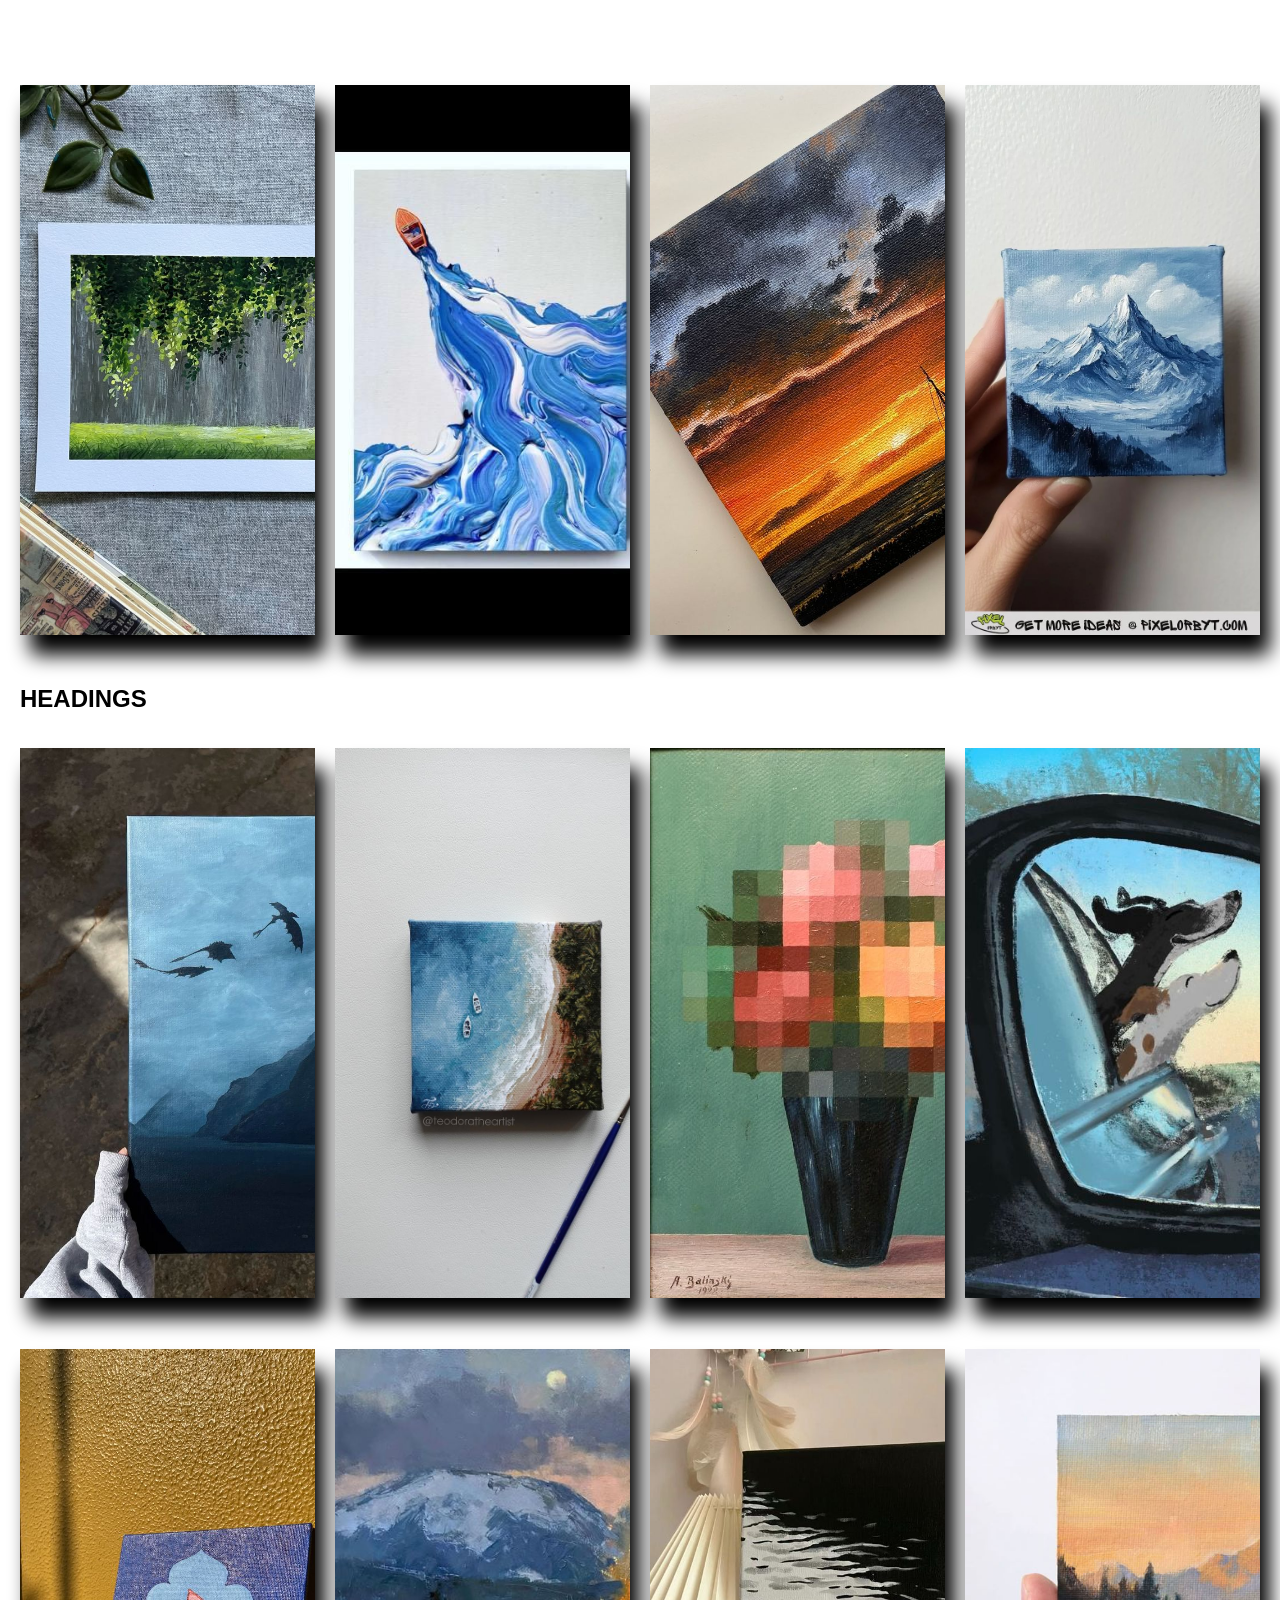
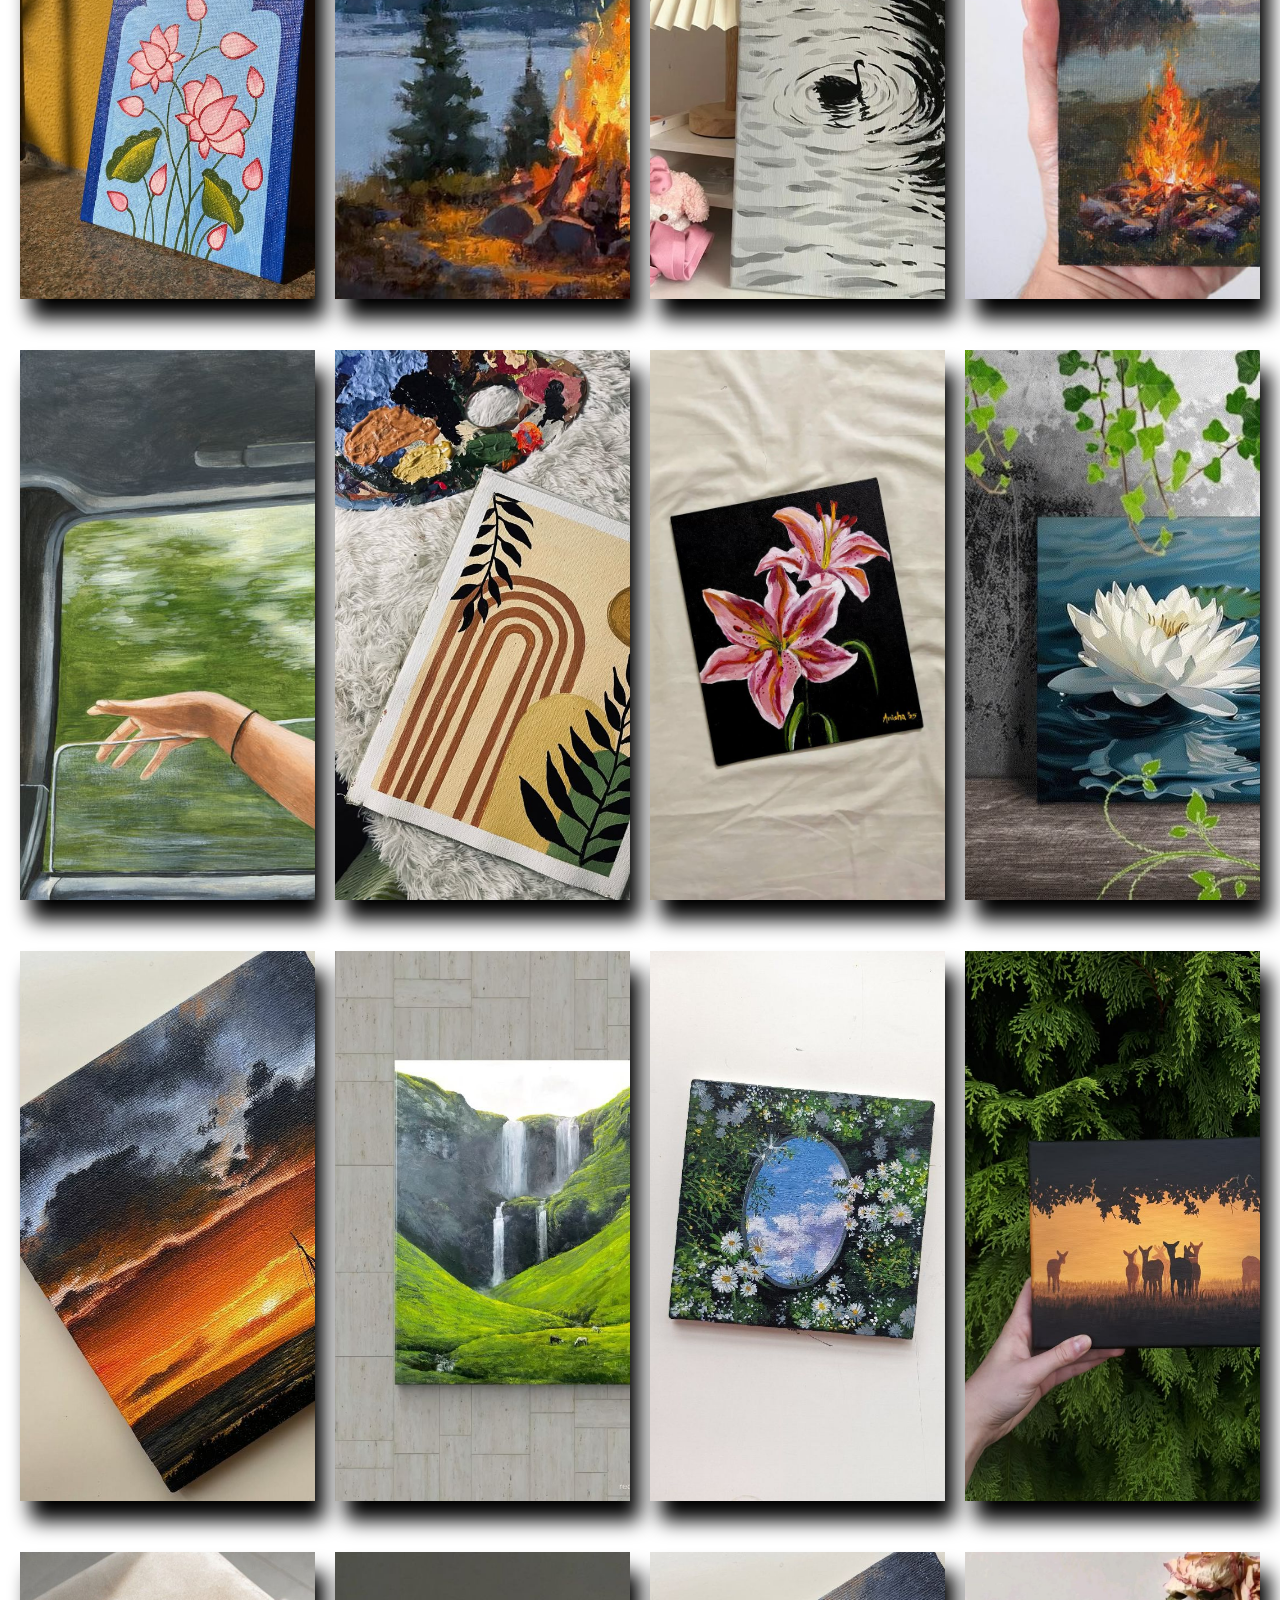
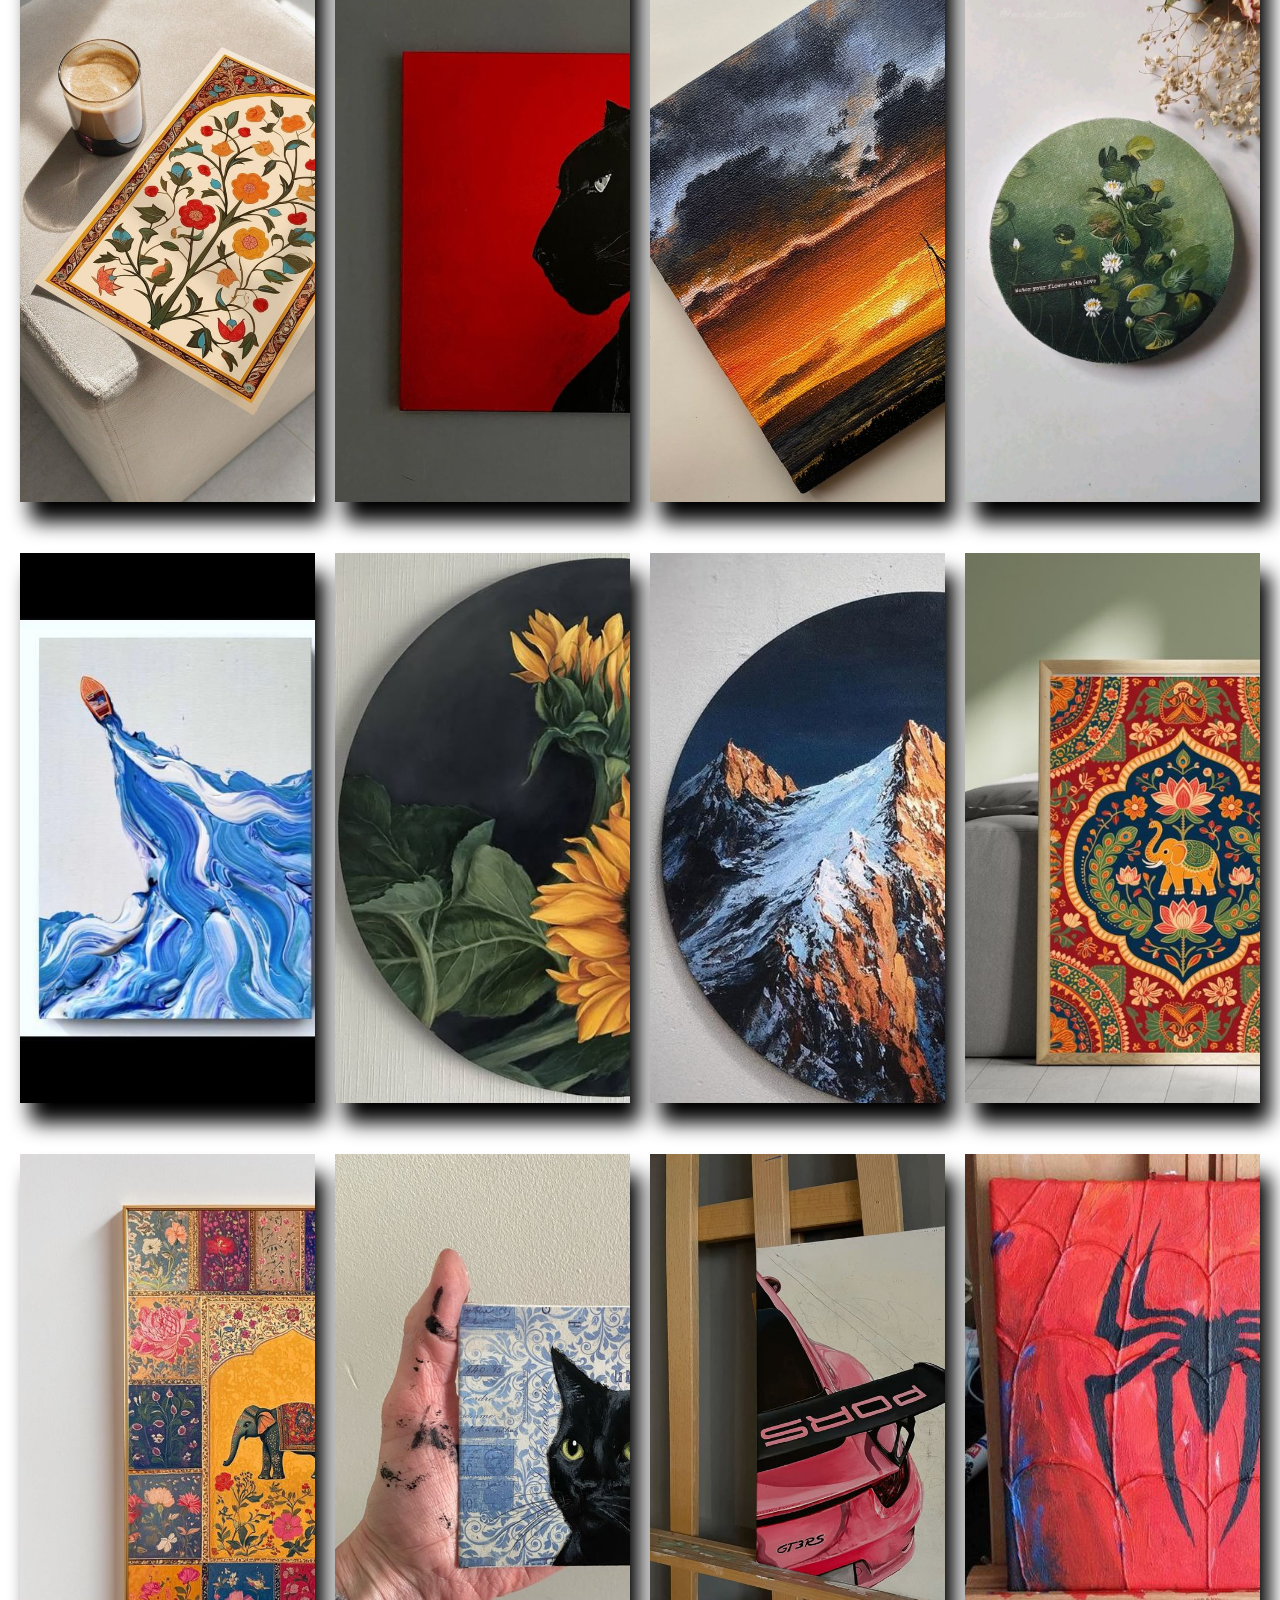
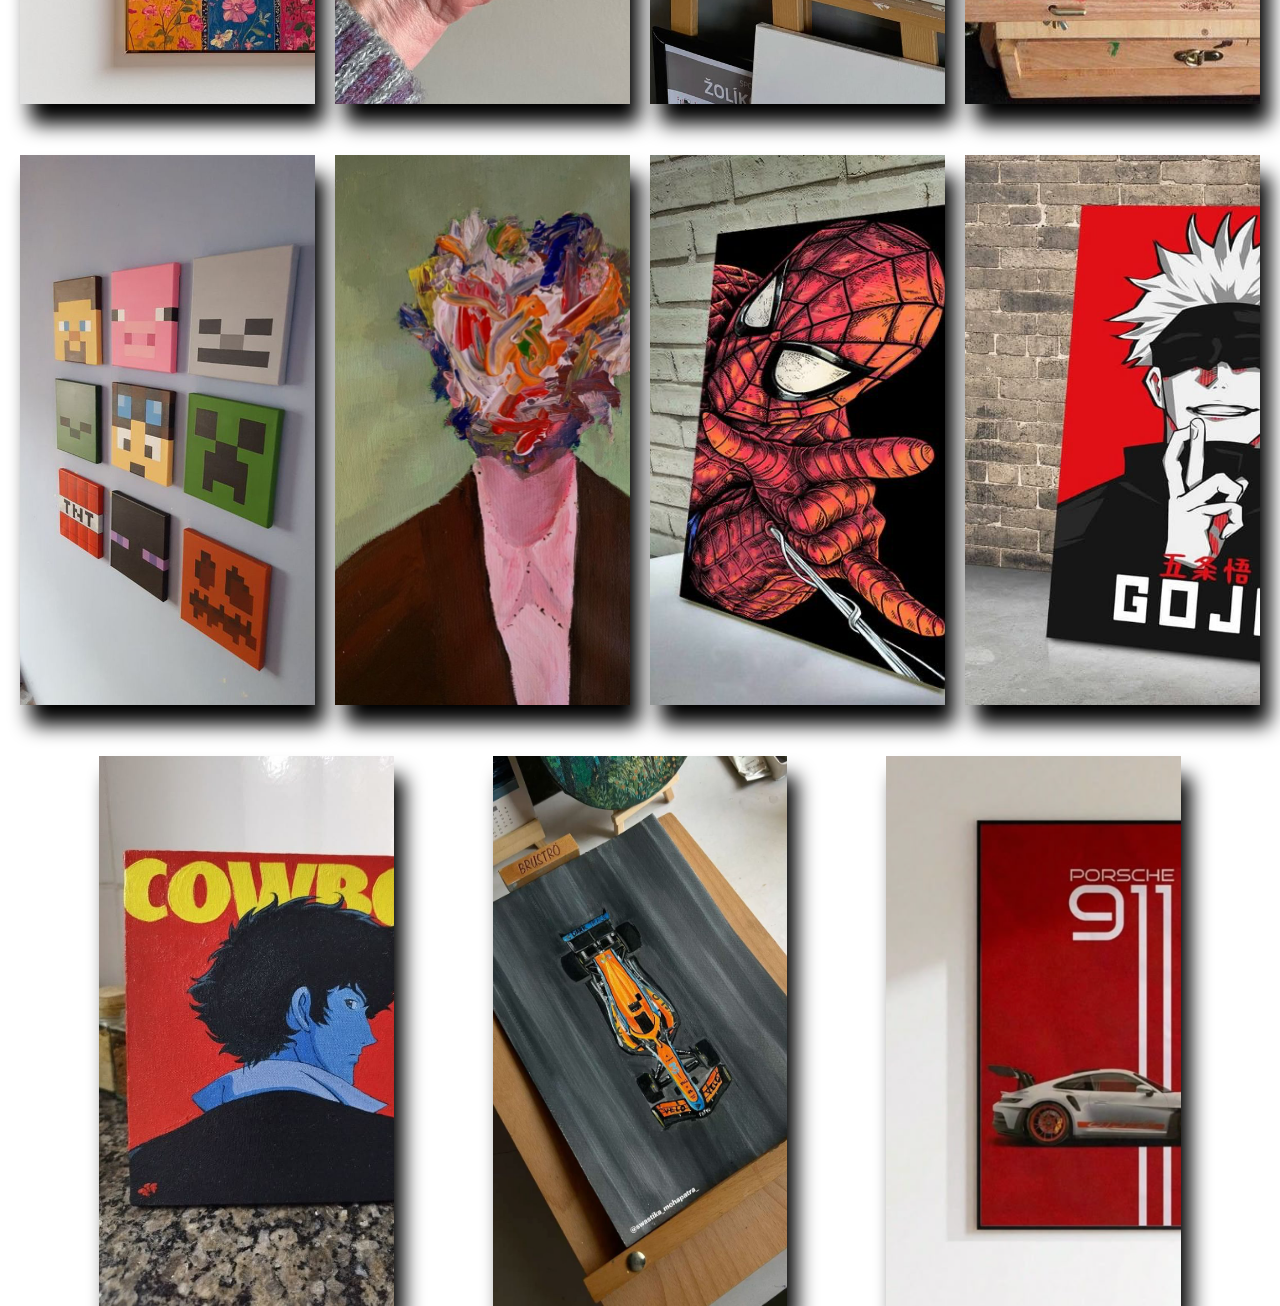
<file: gallery1.html>
<!DOCTYPE html>
<html lang="en">
<head>
<meta charset="UTF-8">
<meta name="viewport" content="width=device-width, initial-scale=1.0">
<title>Gallery</title>
<link rel="stylesheet" href="style.css">
</head>

<body>

<h2 class="head"></h2>
         <div class="temp-sec">
            <div class="box1 box">
                <a href="viewer.html?img=./assets/can1.jpg">
                    <div class="box-img" style="background-image: url('./assets/can1.jpg');"></div>
                </a>
            </div>
            <div class="box2 box">
                <a href="viewer.html?img=./assets/can2.jpg">
                    <div class="box-img" style="background-image: url('./assets/can2.jpg');"></div>
                </a>
            </div>
            <div class="box3 box">
                <a href="viewer.html?img=./assets/can3.jpg">
                    <div class="box-img" style="background-image: url('./assets/can3.jpg');"></div>
                </a>
            </div>
            <div class="box4 box">
                <a href="viewer.html?img=./assets/can4.jpg">
                    <div class="box-img" style="background-image: url('./assets/can4.jpg');"></div>
                </a>
            </div>
            </div>


    <h2 class="head">HEADINGS</h2>
        <div class="temp-sec">
            <div class="box1 box">
                <a href="viewer.html?img=./assets/can5.jpg">
                    <div class="box-img" style="background-image: url('./assets/can5.jpg');"></div>
                </a>
            </div>
            <div class="box2 box">
                <a href="viewer.html?img=./assets/can6.jpg">
                    <div class="box-img" style="background-image: url('./assets/can6.jpg');"></div>
                </a>
            </div>
            <div class="box3 box">
                <a href="viewer.html?img=./assets/can7.jpg">
                    <div class="box-img" style="background-image: url('./assets/can7.jpg');"></div>
                </a>
            </div>
            <div class="box4 box">
                <a href="viewer.html?img=./assets/can8.jpg">
                    <div class="box-img" style="background-image: url('./assets/can8.jpg');"></div>
                </a>
            </div>
        </div>

        <br><br>

        <div class="temp-sec">
            <div class="box1 box">
                <a href="viewer.html?img=./assets/can9.jpg">
                    <div class="box-img" style="background-image: url('./assets/can9.jpg');"></div>
                </a>
            </div>
            <div class="box2 box">
                <a href="viewer.html?img=./assets/can10.jpg">
                    <div class="box-img" style="background-image: url('./assets/can10.jpg');"></div>
                </a>
            </div>
            <div class="box3 box">
                <a href="viewer.html?img=./assets/can11.jpg">
                    <div class="box-img" style="background-image: url('./assets/can11.jpg');"></div>
                </a>
            </div>
            <div class="box4 box">
                <a href="viewer.html?img=./assets/can12.jpg">
                    <div class="box-img" style="background-image: url('./assets/can12.jpg');"></div>
                </a>
            </div>
        </div>

        <br><br>

        <div class="temp-sec">
            <div class="box1 box">
                <a href="viewer.html?img=./assets/can13.jpg">
                    <div class="box-img" style="background-image: url('./assets/can13.jpg');"></div>
                </a>
            </div>
            <div class="box2 box">
                <a href="viewer.html?img=./assets/can14.jpg">
                    <div class="box-img" style="background-image: url('./assets/can14.jpg');"></div>
                </a>
            </div>
            <div class="box3 box">
                <a href="viewer.html?img=./assets/can15.jpg">
                    <div class="box-img" style="background-image: url('./assets/can15.jpg');"></div>
                </a>
            </div>
            <div class="box4 box">
                <a href="viewer.html?img=./assets/can16.jpg">
                    <div class="box-img" style="background-image: url('./assets/can16.jpg');"></div>
                </a>
            </div>
        </div>

        <br><br>

        <div class="temp-sec">
            <div class="box1 box">
                <a href="viewer.html?img=./assets/can17.jpg">
                    <div class="box-img" style="background-image: url('./assets/can17.jpg');"></div>
                </a>
            </div>
            <div class="box2 box">
                <a href="viewer.html?img=./assets/can18.jpg">
                    <div class="box-img" style="background-image: url('./assets/can18.jpg');"></div>
                </a>
            </div>
            <div class="box3 box">
                <a href="viewer.html?img=./assets/can19.jpg">
                    <div class="box-img" style="background-image: url('./assets/can19.jpg');"></div>
                </a>
            </div>
            <div class="box4 box">
                <a href="viewer.html?img=./assets/can20.jpg">
                    <div class="box-img" style="background-image: url('./assets/can20.jpg');"></div>
                </a>
            </div>
        </div>

        <br><br>

        <div class="temp-sec">
            <div class="box1 box">
                <a href="viewer.html?img=./assets/can21.jpg">
                    <div class="box-img" style="background-image: url('./assets/can21.jpg');"></div>
                </a>
            </div>
            <div class="box2 box">
                <a href="viewer.html?img=./assets/can22.jpg">
                    <div class="box-img" style="background-image: url('./assets/can22.jpg');"></div>
                </a>
            </div>
            <div class="box3 box">
                <a href="viewer.html?img=./assets/can23.jpg">
                    <div class="box-img" style="background-image: url('./assets/can23.jpg');"></div>
                </a>
            </div>
            <div class="box4 box">
                <a href="viewer.html?img=./assets/can24.jpg">
                    <div class="box-img" style="background-image: url('./assets/can24.jpg');"></div>
                </a>
            </div>
        </div>

        <br><br>

        <div class="temp-sec">
            <div class="box1 box">
                <a href="viewer.html?img=./assets/can25.jpg">
                    <div class="box-img" style="background-image: url('./assets/can25.jpg');"></div>
                </a>
            </div>
            <div class="box2 box">
                <a href="viewer.html?img=./assets/can26.jpg">
                    <div class="box-img" style="background-image: url('./assets/can26.jpg');"></div>
                </a>
            </div>
            <div class="box3 box">
                <a href="viewer.html?img=./assets/can27.jpg">
                    <div class="box-img" style="background-image: url('./assets/can27.jpg');"></div>
                </a>
            </div>
            <div class="box4 box">
                <a href="viewer.html?img=./assets/can28.jpg">
                    <div class="box-img" style="background-image: url('./assets/can28.jpg');"></div>
                </a>
            </div>
        </div>

        <br><br>

        <div class="temp-sec">
            <div class="box1 box">
                <a href="viewer.html?img=./assets/can29.jpg">
                    <div class="box-img" style="background-image: url('./assets/can29.jpg');"></div>
                </a>
            </div>
            <div class="box2 box">
                <a href="viewer.html?img=./assets/can30.png">
                    <div class="box-img" style="background-image: url('./assets/can30.png');"></div>
                </a>
            </div>
            <div class="box3 box">
                <a href="viewer.html?img=./assets/can31.png">
                    <div class="box-img" style="background-image: url('./assets/can31.png');"></div>
                </a>
            </div>
            <div class="box4 box">
                <a href="viewer.html?img=./assets/can32.png">
                    <div class="box-img" style="background-image: url('./assets/can32.png');"></div>
                </a>
            </div>
        </div>

        <br><br>

        <div class="temp-sec">
            <div class="box1 box">
                <a href="viewer.html?img=./assets/can33.png">
                    <div class="box-img" style="background-image: url('./assets/can33.png');"></div>
                </a>
            </div>
            <div class="box2 box">
                <a href="viewer.html?img=./assets/can34.png">
                    <div class="box-img" style="background-image: url('./assets/can34.png');"></div>
                </a>
            </div>
            <div class="box3 box">
                <a href="viewer.html?img=./assets/can35.png">
                    <div class="box-img" style="background-image: url('./assets/can35.png');"></div>
                </a>
            </div>
            <div class="box4 box">
                <a href="viewer.html?img=./assets/can36.png">
                    <div class="box-img" style="background-image: url('./assets/can36.png');"></div>
                </a>
            </div>
        </div>

        <br><br>

        <div class="temp-sec">
            <div class="box2 box">
                <a href="viewer.html?img=./assets/can37.png">
                    <div class="box-img" style="background-image: url('./assets/can37.png');"></div>
                </a>
            </div>
            <div class="box3 box">
                <a href="viewer.html?img=./assets/can38.png">
                    <div class="box-img" style="background-image: url('./assets/can38.png');"></div>
                </a>
            </div>
            <div class="box4 box">
                <a href="viewer.html?img=./assets/can39.png">
                    <div class="box-img" style="background-image: url('./assets/can39.png');"></div>
                </a>
            </div>
        </div>

</body>
</html>
</file>
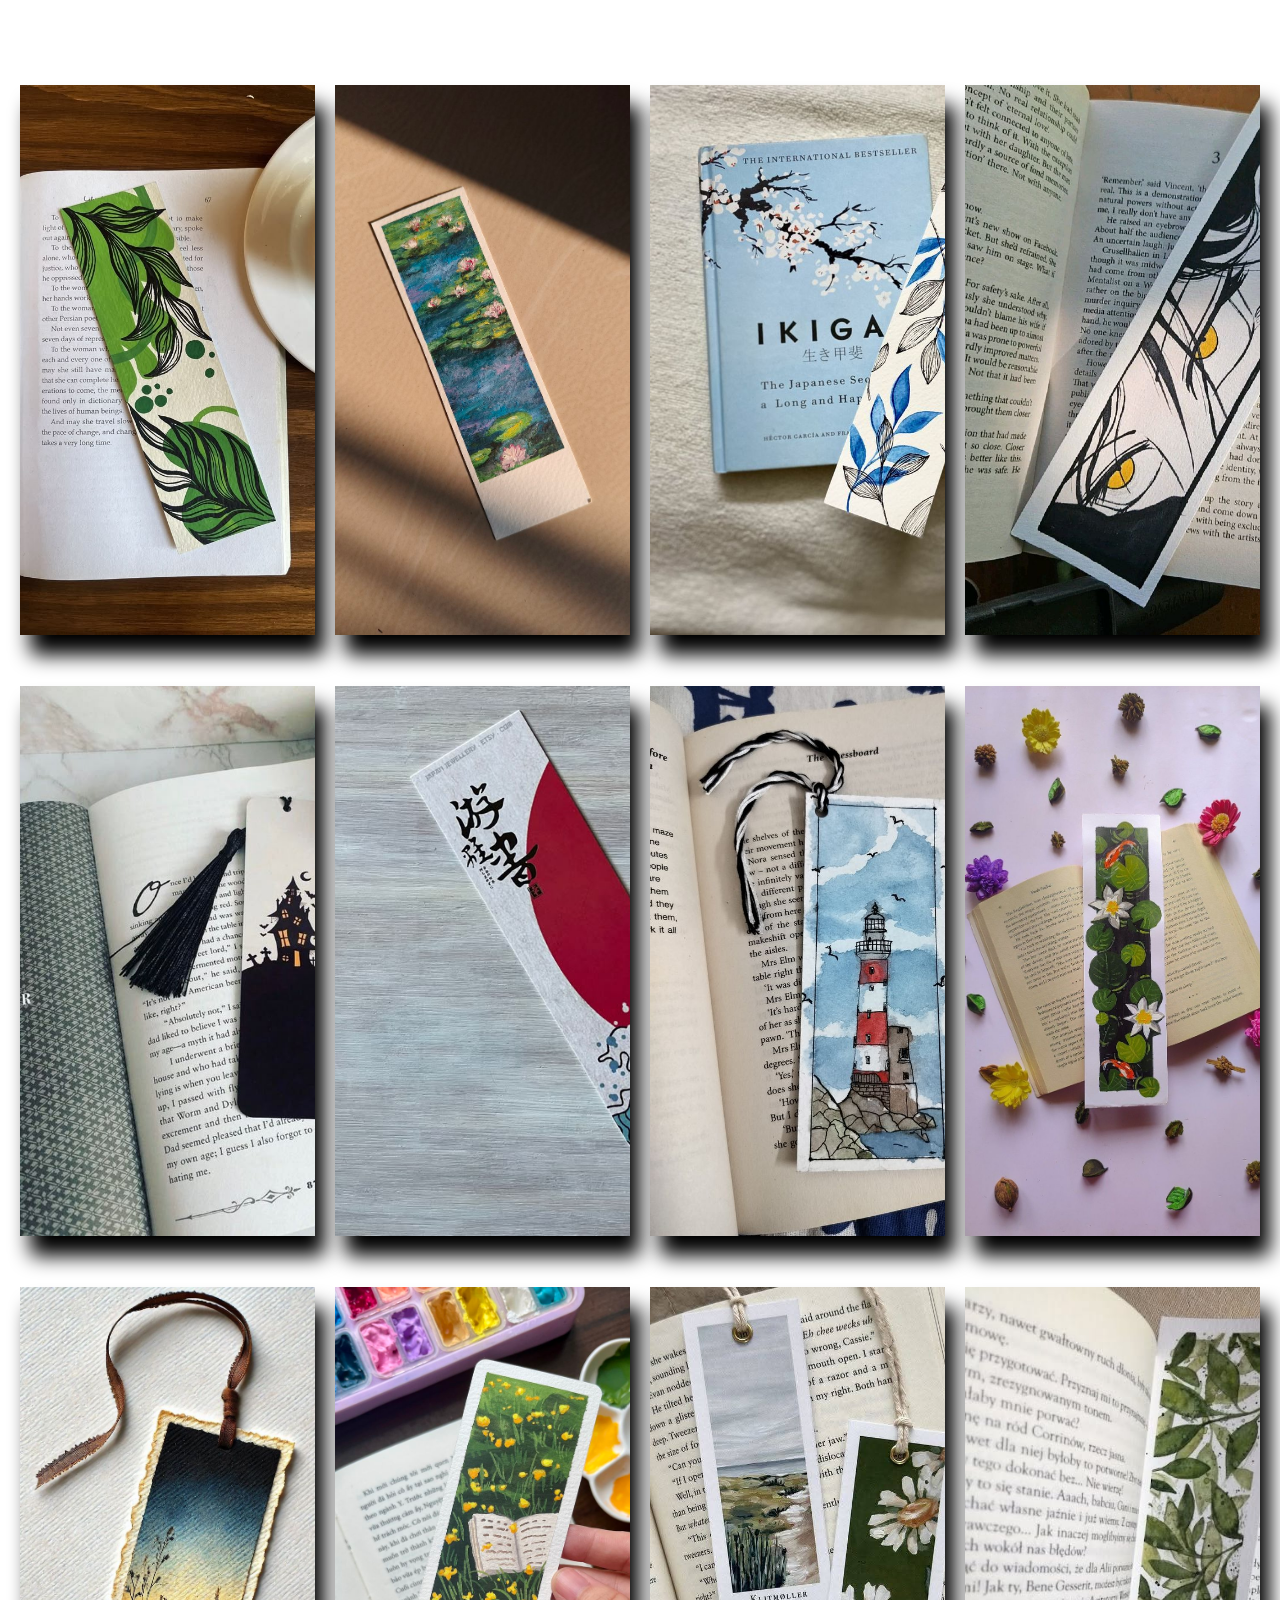
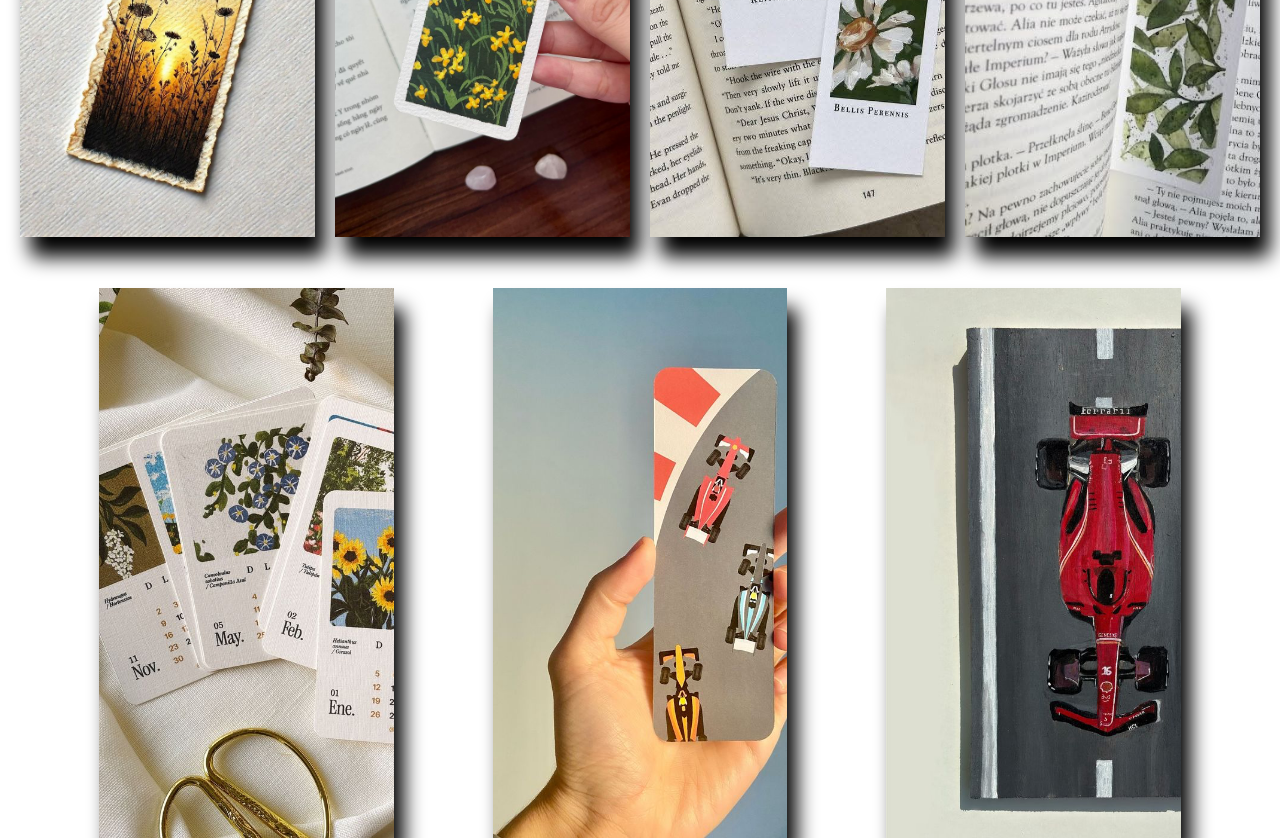
<file: gallery2.html>
<!DOCTYPE html>
<html lang="en">
<head>
<meta charset="UTF-8">
<meta name="viewport" content="width=device-width, initial-scale=1.0">
<title>Gallery</title>
<link rel="stylesheet" href="style.css">
</head>

<body>

    <h2 class="head"></h2>
        <div class="temp-sec">
            <div class="box1 box">
                <a href="viewer.html?img=./assets/mark1.jpg">
                    <div class="box-img" style="background-image: url('./assets/mark1.jpg');"></div>
                </a>
            </div>
            <div class="box2 box">
                <a href="viewer.html?img=./assets/mark2.jpg">
                    <div class="box-img" style="background-image: url('./assets/mark2.jpg');"></div>
                </a>
            </div>
            <div class="box3 box">
                <a href="viewer.html?img=./assets/mark3.jpg">
                    <div class="box-img" style="background-image: url('./assets/mark3.jpg');"></div>
                </a>
            </div>
            <div class="box4 box">
                <a href="viewer.html?img=./assets/mark4.jpg">
                    <div class="box-img" style="background-image: url('./assets/mark4.jpg');"></div>
                </a>
            </div>
        </div>

        <br><br>
        <div class="temp-sec">
            <div class="box1 box">
                <a href="viewer.html?img=./assets/mark5.jpg">
                    <div class="box-img" style="background-image: url('./assets/mark5.jpg');"></div>
                </a>
            </div>
            <div class="box2 box">
                <a href="viewer.html?img=./assets/mark6.jpg">
                    <div class="box-img" style="background-image: url('./assets/mark6.jpg');"></div>
                </a>
            </div>
            <div class="box3 box">
                <a href="viewer.html?img=./assets/mark7.jpg">
                    <div class="box-img" style="background-image: url('./assets/mark7.jpg');"></div>
                </a>
            </div>
            <div class="box4 box">
                <a href="viewer.html?img=./assets/mark8.jpg">
                    <div class="box-img" style="background-image: url('./assets/mark8.jpg');"></div>
                </a>
            </div>
        </div>

         <br><br>
        <div class="temp-sec">
            <div class="box1 box">
                <a href="viewer.html?img=./assets/mark9.jpg">
                    <div class="box-img" style="background-image: url('./assets/mark9.jpg');"></div>
                </a>
            </div>
            <div class="box2 box">
                <a href="viewer.html?img=./assets/mark10.jpg">
                    <div class="box-img" style="background-image: url('./assets/mark10.jpg');"></div>
                </a>
            </div>
            <div class="box3 box">
                <a href="viewer.html?img=./assets/mark11.jpg">
                    <div class="box-img" style="background-image: url('./assets/mark11.jpg');"></div>
                </a>
            </div>
            <div class="box4 box">
                <a href="viewer.html?img=./assets/mark12.jpg">
                    <div class="box-img" style="background-image: url('./assets/mark12.jpg');"></div>
                </a>
            </div>
        </div>

         <br><br>
        <div class="temp-sec">
            <div class="box3 box">
                <a href="viewer.html?img=./assets/mark17.png">
                    <div class="box-img" style="background-image: url('./assets/mark17.png');"></div>
                </a>
            </div>
            <div class="box4 box">
                <a href="viewer.html?img=./assets/mark18.png">
                    <div class="box-img" style="background-image: url('./assets/mark18.png');"></div>
                </a>
            </div>
            <div class="box1 box">
                <a href="viewer.html?img=./assets/mark19.png">
                    <div class="box-img" style="background-image: url('./assets/mark19.png');"></div>
                </a>
            </div>
        </div>

</body>
</html>
</file>
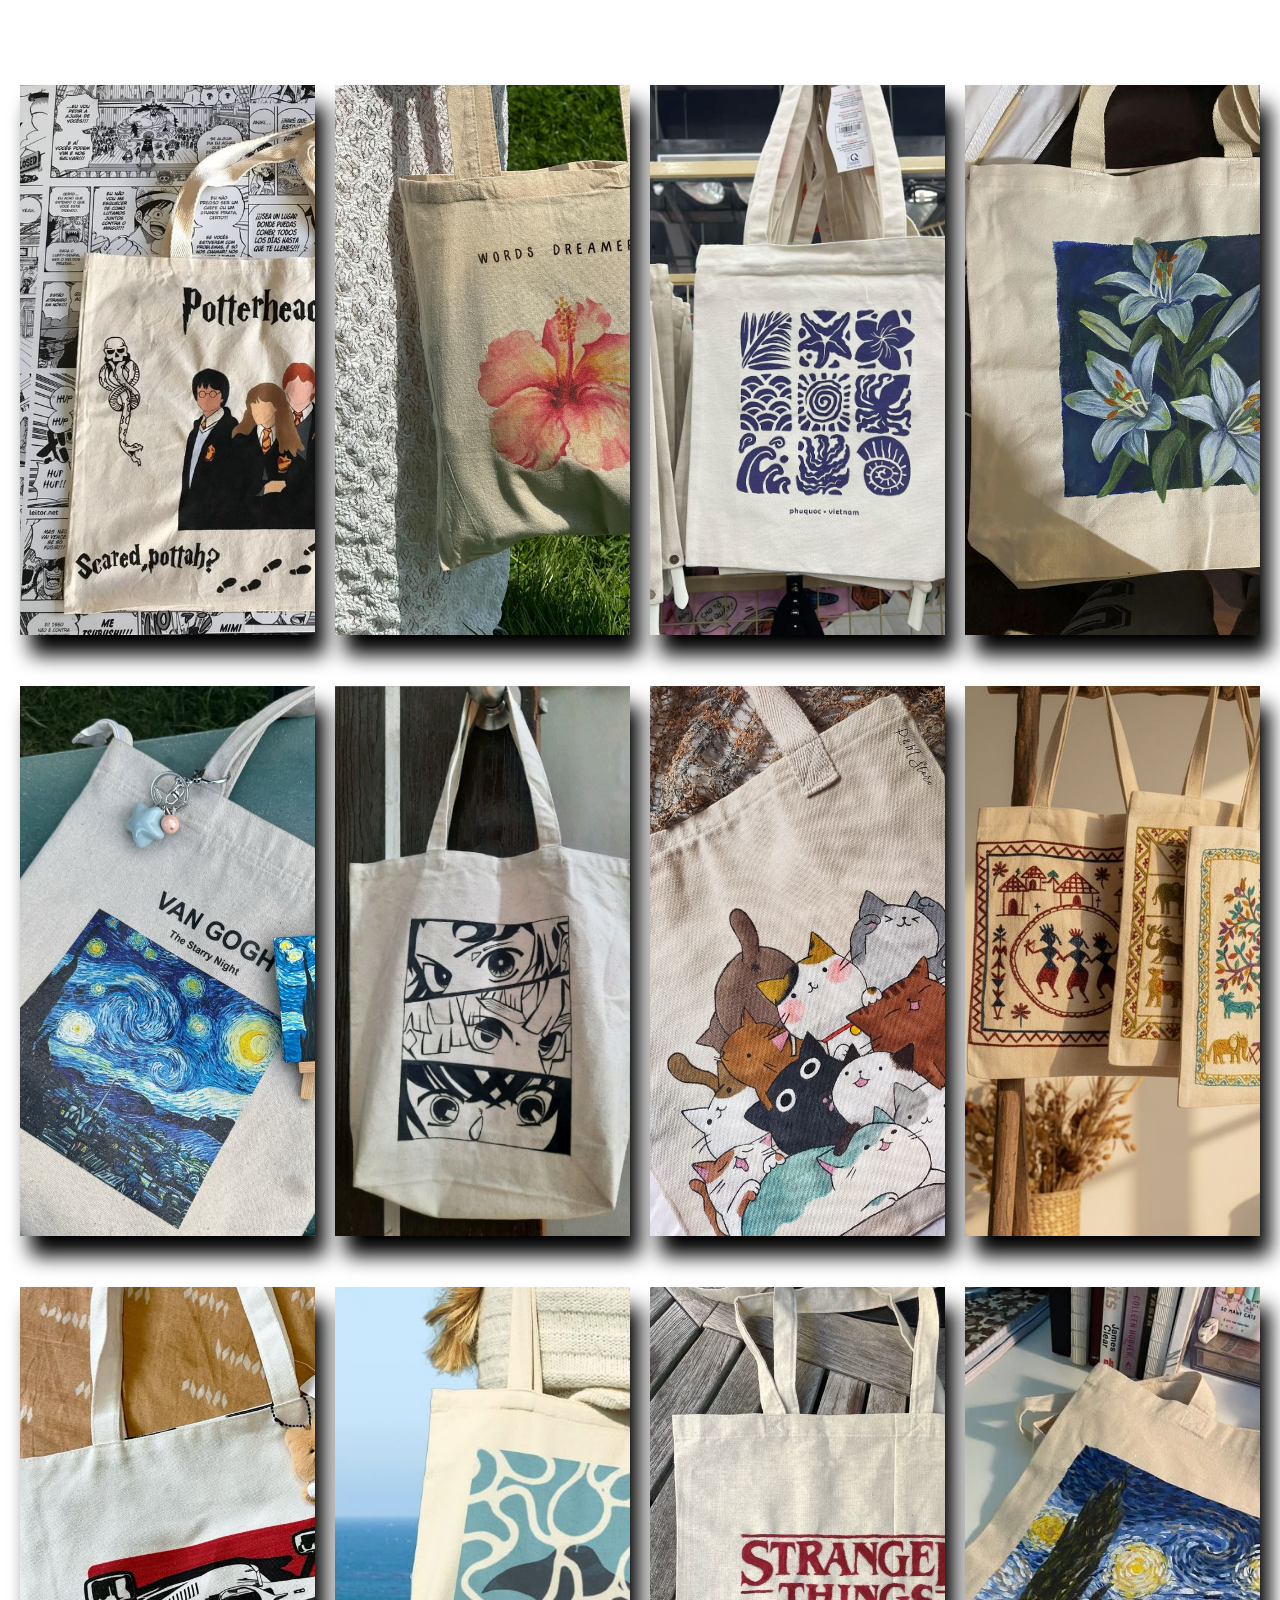
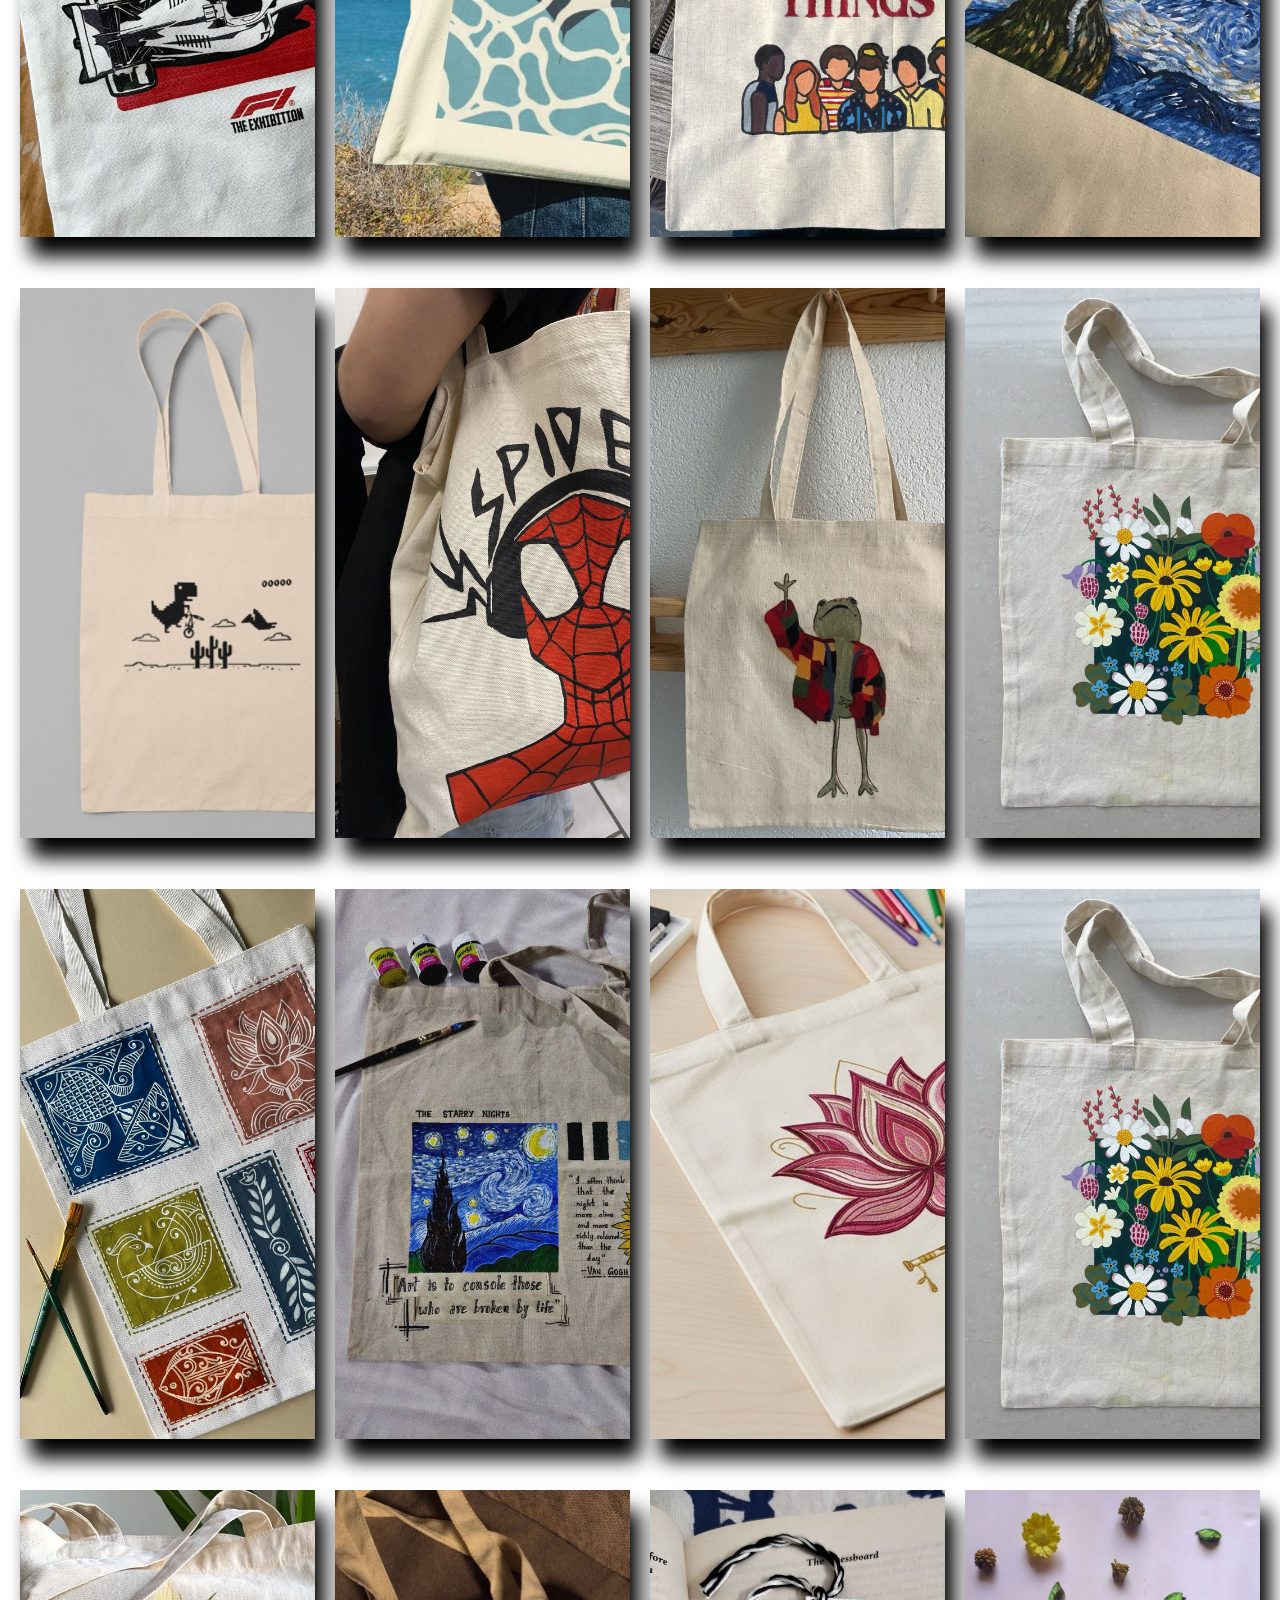
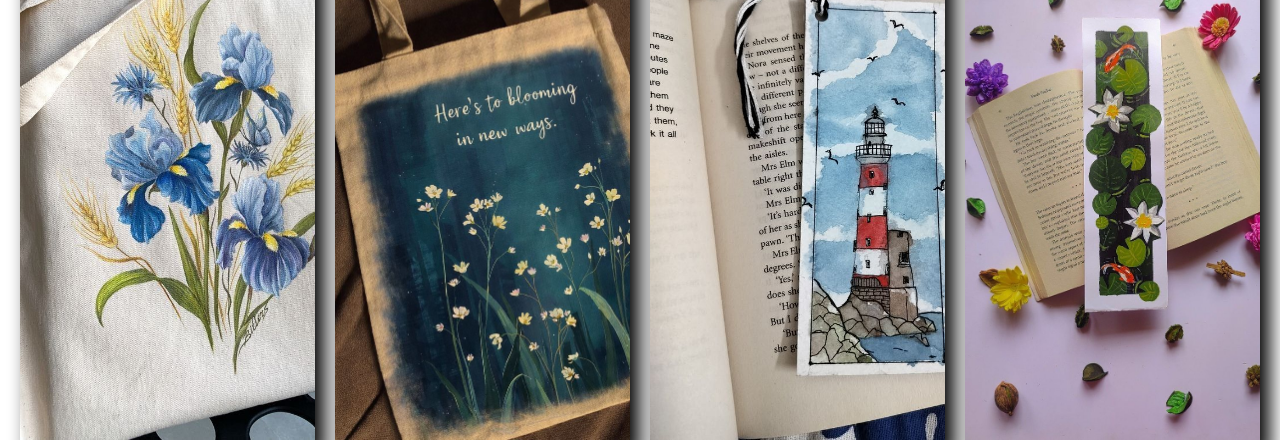
<file: gallery3.html>
<!DOCTYPE html>
<html lang="en">
<head>
<meta charset="UTF-8">
<meta name="viewport" content="width=device-width, initial-scale=1.0">
<title>Gallery</title>
<link rel="stylesheet" href="style.css">
</head>

<body>

<h2 class="head"></h2>
        <div class="temp-sec">
            <div class="box1 box">
                <a href="viewer.html?img=./assets/bag1.jpg">
                    <div class="box-img" style="background-image: url('./assets/bag1.jpg');"></div>
                </a>
            </div>
            <div class="box2 box">
                <a href="viewer.html?img=./assets/bag2.jpg">
                    <div class="box-img" style="background-image: url('./assets/bag2.jpg');"></div>
                </a>
            </div>
            <div class="box3 box">
                <a href="viewer.html?img=./assets/bag3.jpg">
                    <div class="box-img" style="background-image: url('./assets/bag3.jpg');"></div>
                </a>
            </div>
            <div class="box4 box">
                <a href="viewer.html?img=./assets/bag4.jpg">
                    <div class="box-img" style="background-image: url('./assets/bag4.jpg');"></div>
                </a>
            </div>
        </div>


<br><br>
        <div class="temp-sec">
            <div class="box1 box">
                <a href="viewer.html?img=./assets/bag5.jpg">
                    <div class="box-img" style="background-image: url('./assets/bag5.jpg');"></div>
                </a>
            </div>
            <div class="box2 box">
                <a href="viewer.html?img=./assets/bag6.jpg">
                    <div class="box-img" style="background-image: url('./assets/bag6.jpg');"></div>
                </a>
            </div>
            <div class="box3 box">
                <a href="viewer.html?img=./assets/bag7.jpg">
                    <div class="box-img" style="background-image: url('./assets/bag7.jpg');"></div>
                </a>
            </div>
            <div class="box4 box">
                <a href="viewer.html?img=./assets/bag8.jpg">
                    <div class="box-img" style="background-image: url('./assets/bag8.jpg');"></div>
                </a>
            </div>
        </div>

        <br><br>
        <div class="temp-sec">
            <div class="box1 box">
                <a href="viewer.html?img=./assets/bag9.jpg">
                    <div class="box-img" style="background-image: url('./assets/bag9.jpg');"></div>
                </a>
            </div>
            <div class="box2 box">
                <a href="viewer.html?img=./assets/bag10.jpg">
                    <div class="box-img" style="background-image: url('./assets/bag10.jpg');"></div>
                </a>
            </div>
            <div class="box2 box">
                <a href="viewer.html?img=./assets/bag11.jpg">
                    <div class="box-img" style="background-image: url('./assets/bag11.jpg');"></div>
                </a>
            </div>
            <div class="box1 box">
                <a href="viewer.html?img=./assets/bag12.jpg">
                    <div class="box-img" style="background-image: url('./assets/bag12.jpg');"></div>
                </a>
            </div>
        </div>

        <br><br>
        <div class="temp-sec">
            <div class="box2 box">
                <a href="viewer.html?img=./assets/bag13.jpg">
                    <div class="box-img" style="background-image: url('./assets/bag13.jpg');"></div>
                </a>
            </div>
            <div class="box3 box">
                <a href="viewer.html?img=./assets/bag14.jpg">
                    <div class="box-img" style="background-image: url('./assets/bag14.jpg');"></div>
                </a>
            </div>
            <div class="box4 box">
                <a href="viewer.html?img=./assets/bag15.jpg">
                    <div class="box-img" style="background-image: url('./assets/bag15.jpg');"></div>
                </a>
            </div>
            <div class="box1 box">
                <a href="viewer.html?img=./assets/bag16.jpg">
                    <div class="box-img" style="background-image: url('./assets/bag16.jpg');"></div>
                </a>
            </div>
        </div>

        <br><br>
        <div class="temp-sec">
            <div class="box2 box">
                <a href="viewer.html?img=./assets/bag17.jpg">
                    <div class="box-img" style="background-image: url('./assets/bag17.jpg');"></div>
                </a>
            </div>
            <div class="box3 box">
                <a href="viewer.html?img=./assets/bag18.jpg">
                    <div class="box-img" style="background-image: url('./assets/bag18.jpg');"></div>
                </a>
            </div>
            <div class="box4 box">
                <a href="viewer.html?img=./assets/bag19.jpg">
                    <div class="box-img" style="background-image: url('./assets/bag19.jpg');"></div>
                </a>
            </div>
            <div class="box1 box">
                <a href="viewer.html?img=./assets/bag20.jpg">
                    <div class="box-img" style="background-image: url('./assets/bag20.jpg');"></div>
                </a>
            </div>
        </div>

        <br><br>
        <div class="temp-sec">
            <div class="box2 box">
                <a href="viewer.html?img=./assets/bag21.jpg">
                    <div class="box-img" style="background-image: url('./assets/bag21.jpg');"></div>
                </a>
            </div>
            <div class="box2 box">
                <a href="viewer.html?img=./assets/bag22.jpg">
                    <div class="box-img" style="background-image: url('./assets/bag22.jpg');"></div>
                </a>
            </div>
            <div class="box3 box">
                <a href="viewer.html?img=./assets/mark7.jpg">
                    <div class="box-img" style="background-image: url('./assets/mark7.jpg');"></div>
                </a>
            </div>
            <div class="box4 box">
                <a href="viewer.html?img=./assets/mark8.jpg">
                    <div class="box-img" style="background-image: url('./assets/mark8.jpg');"></div>
                </a>
            </div>
        </div>

</body>
</html>
</file>
<file: style.css>
body {
    margin: 0;
    font-family: Arial;
    border: border-box;
    background-color: #fff;
    color: #000;
    overflow: scroll;
}

.meta{
    font-family: "Notable", sans-serif;
  font-weight: 400;
  font-style: normal;
}
.creator-text{
    color:#bbb;
    font-size:22px;
    margin-bottom:5px;
}

.creator-name{
    font-family: "Notable", sans-serif;
  font-weight: 400;
  font-style: normal;
    margin-top:0px;   /* reduce space */
    font-size:40px;
    letter-spacing:2px;
}
.metanew {
    font-family: "Notable", sans-serif;
    font-weight: 400;
    font-style: normal;
    text-align: center;
    margin-top:10px;  
    text-align:center;
}
.metanew{
    margin-top:0;
    text-align:center;
}
.metanew{
    margin-top:-40px;
    text-align:center;
}

.navbar {
    height: 450px;
    background-image: url("./assets/navlogo.png");
    background-size: cover;
}

/*nav 2 text center design */
.nav2{
    height: 340px;
    display: flex;
    justify-content: center;
    align-items: center;
    background-color: #f2f2f2;
}

.center-text{
    text-align: center;
    margin-top: 60px;
    margin-bottom: 60px;
}

.center-text h1{
    font-size: 56px;
    font-weight: bold;
    margin-bottom: 20px;
}

.center-text p{
    font-size: 18px;
    color: #555;
    max-width: 650px;
    margin: auto;
    line-height: 1.6;
}

/** hero section **/
/* .hero-section{
    background-image: url("./assets/art-hero.jpg");
    background-size: cover;
    height: 400px;
} */

/* templates section */
.head {
    padding-left: 20px;
    padding-top: 30px;
}

.temp-sec {
    display: flex;
    flex-wrap: wrap;
    justify-content: space-evenly;
    background-color: #fff;
}

.box {
    box-shadow: 10px 20px 20px black;
    border: 2px solid fff;
    height: 550px;
    width: 23%;
    background-color: #fff;
    /* padding: 3px 3px 3px 3px; */
    margin-top: 15px;
    border-radius: 6px;
}

.box-img {
    height: 550px;
    background-size: cover;
    background-repeat: no-repeat;     
}


.card-art {
    box-shadow: 10px 20px 30px black;
    background-color: #121212;
    width: 300px;
    height: 300px;
    border-radius: 100%;
    /* padding: 1rem 1rem; */
    margin-left: 1.5rem;
    margin-bottom: 5rem;
    margin-top: 35px;
}
.card-img-art {
    width: 300px;
    height: 300px;
    border-radius: 50%;
    margin-left: 1rem;
}

.page-buttons{
    text-align: center;
    margin: 40px 0;
}

.btn{
    text-decoration: none;
    background-color: black;
    color: white;
    padding: 50px 65px;
    margin: 30px;
    display: inline-block;
    border-radius: 6px;
    font-size: 30px;
}

.btn:hover{
    background-color: #444;
}






.footer{
    background-color: #111;
    color: white;
    text-align: center;
    padding: 40px 20px;
    margin-top: 60px;
}

.footer h3{
    margin-bottom: 10px;
    font-size: 22px;
}

.footer p{
    font-size: 14px;
    color: #ccc;
}

.social-links{
    margin: 20px 0;
}

.social-links a{
    text-decoration: none;
    color: white;
    margin: 0 15px;
    padding: 8px 15px;
    border: 1px solid white;
    border-radius: 5px;
    transition: 0.3s;
}

.social-links a:hover{
    background-color: white;
    color: black;
}

.copy{
    margin-top: 20px;
    font-size: 12px;
    color: #888;
}
.creator{
    font-size:13px;
    color:#aaa;
    margin-top:5px;
}

@media (max-width:768px){

.social-links{
    display: grid;
    grid-template-columns: repeat(2, 1fr);
    gap: 10px;
    justify-items: center;
}

.social-links a{
    width: 80%;
    text-align: center;
}

}

/* MOBILE GRID */
@media (max-width:768px){

/* Navbar full cover */
.navbar{
    width:100%;
    height:240px;
    background-size:cover;
    background-position:center;
}

/* Center text spacing */
.center-text{
    padding:0 15px;
}

.center-text h1{
    font-size:30px;
}

.center-text p{
    font-size:15px;
}

/* 2 boxes per row */
.temp-sec{
    display:grid;
    grid-template-columns:repeat(2, 1fr);
    gap:12px;
    padding:10px;
}

/* smaller boxes for mobile */
.box{
    width:100%;
    height:250px;
}

.box-img{
    height:250px;
}

}
</file>
